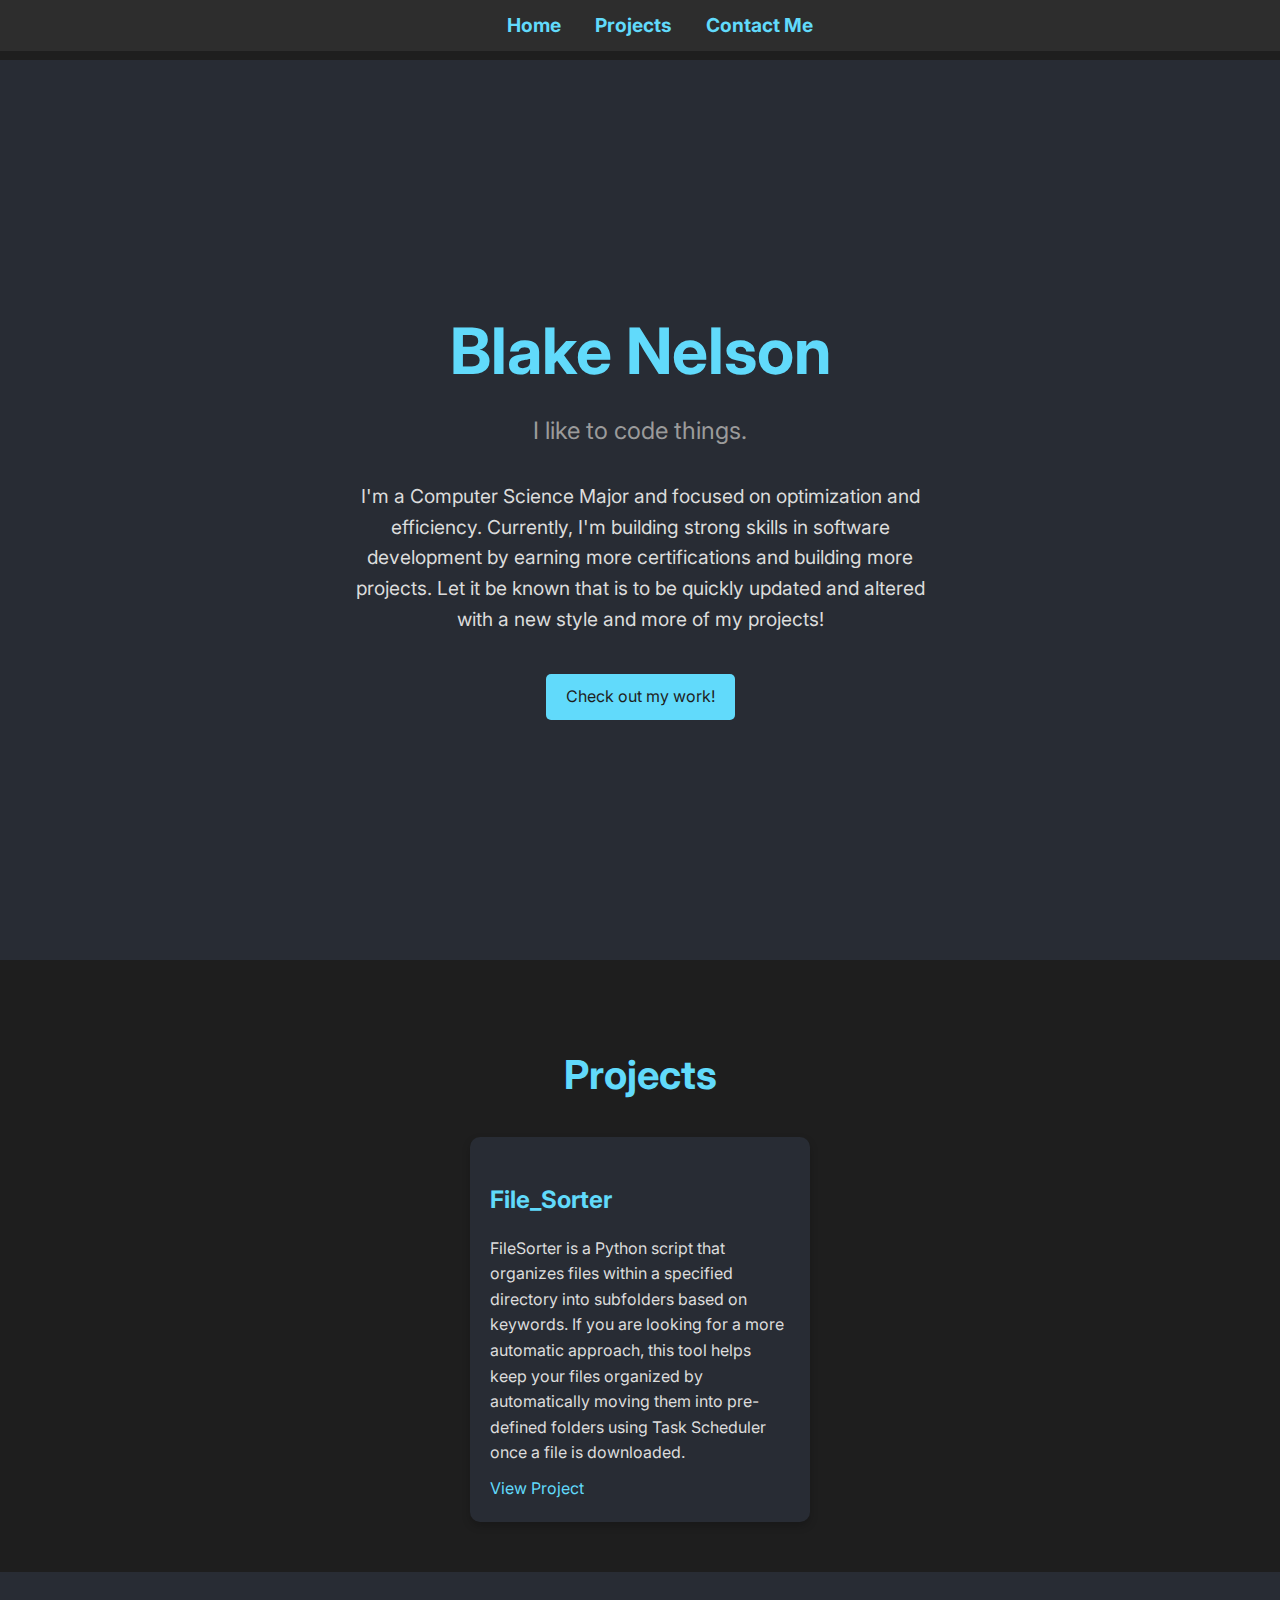
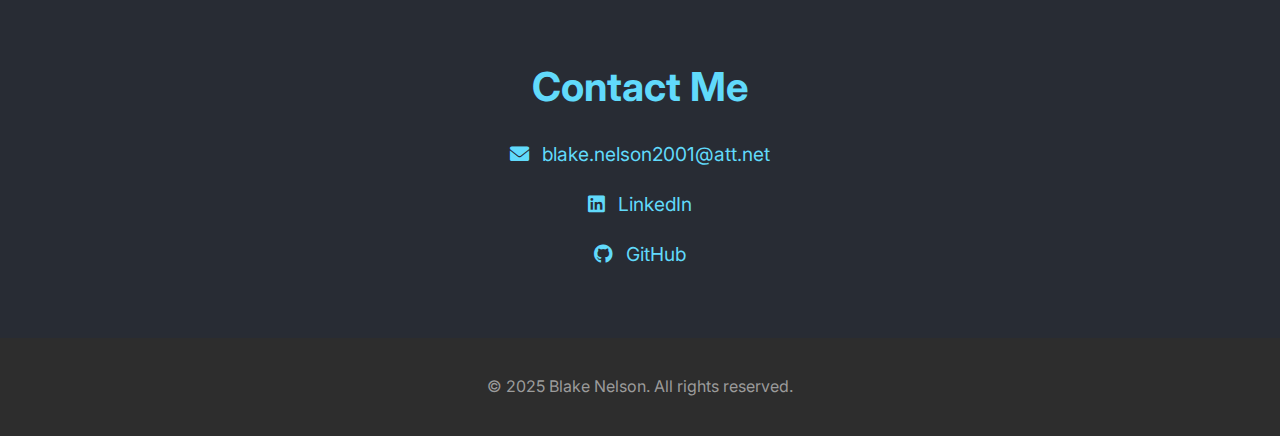
<file: index.html>
<!DOCTYPE html>
<html lang="en">
<head>
    <meta charset="UTF-8">
    <meta name="viewport" content="width=device-width, initial-scale=1.0">
    <title>Blake Nelson - Portfolio</title>
    <link rel="stylesheet" href="styles.css">
    <link rel="stylesheet" href="https://cdnjs.cloudflare.com/ajax/libs/font-awesome/6.0.0-beta3/css/all.min.css">
    <link href="https://fonts.googleapis.com/css2?family=Inter:wght@400;700&display=swap" rel="stylesheet">
</head>
<body>
    <!-- Navigation Bar -->
    <nav id="navbar">
        <a href="#hero">Home</a>
        <a href="#projects">Projects</a>
        <a href="#contact">Contact Me</a>
    </nav>

    <!-- Hero Section -->
    <section id="hero">
        <h1>Blake Nelson</h1>
        <p class="tagline">I like to code things.</p>
        <p class="intro">
            I'm a Computer Science Major and focused on optimization and efficiency. 
            Currently, I'm building strong skills in software development
            by earning more certifications and building more projects. Let it be known that is to be quickly updated and altered with a new style and more of my projects!
        </p>
        <a href="#projects" class="cta-button">Check out my work!</a>
    </section>

    <!-- Projects Section -->
    <section id="projects">
        <h2>Projects</h2>
        <div class="projects-container">
            <div class="project">
                <h3>File_Sorter</h3>
                <p>FileSorter is a Python script that organizes files within a specified directory into subfolders based on keywords. If you are looking for a more automatic approach, this tool helps keep your files organized by automatically moving them into pre-defined folders using Task Scheduler once a file is downloaded.</p>
                <a href="https://github.com/Blake-Nelson-Code/File_Sorter" target="_blank">View Project</a>
            </div>
            <!-- Add more project divs as needed -->
        </div>
    </section>
    
    <!-- Contact Section -->
    <section id="contact">
        <h2>Contact Me</h2>
        <p><a href="mailto:blake.nelson2001@att.net"><i class="fas fa-envelope"></i> blake.nelson2001@att.net</a></p>
        <p><a href="https://www.linkedin.com/in/blake-nelson-51142a203" target="_blank"><i class="fab fa-linkedin"></i> LinkedIn</a></p>
        <p><a href="https://github.com/Blake-Nelson-Code" target="_blank"><i class="fab fa-github"></i> GitHub</a></p>
    </section>

    <!-- Footer -->
    <footer>
        <p>&copy; 2025 Blake Nelson. All rights reserved.</p>
    </footer>

    <script>
        document.querySelectorAll('#navbar a').forEach(anchor => {
            anchor.addEventListener('click', function(e) {
                e.preventDefault();
                document.querySelector(this.getAttribute('href')).scrollIntoView({
                    behavior: 'smooth'
                });
            });
        });
    </script>
</body>
</html>
</file>
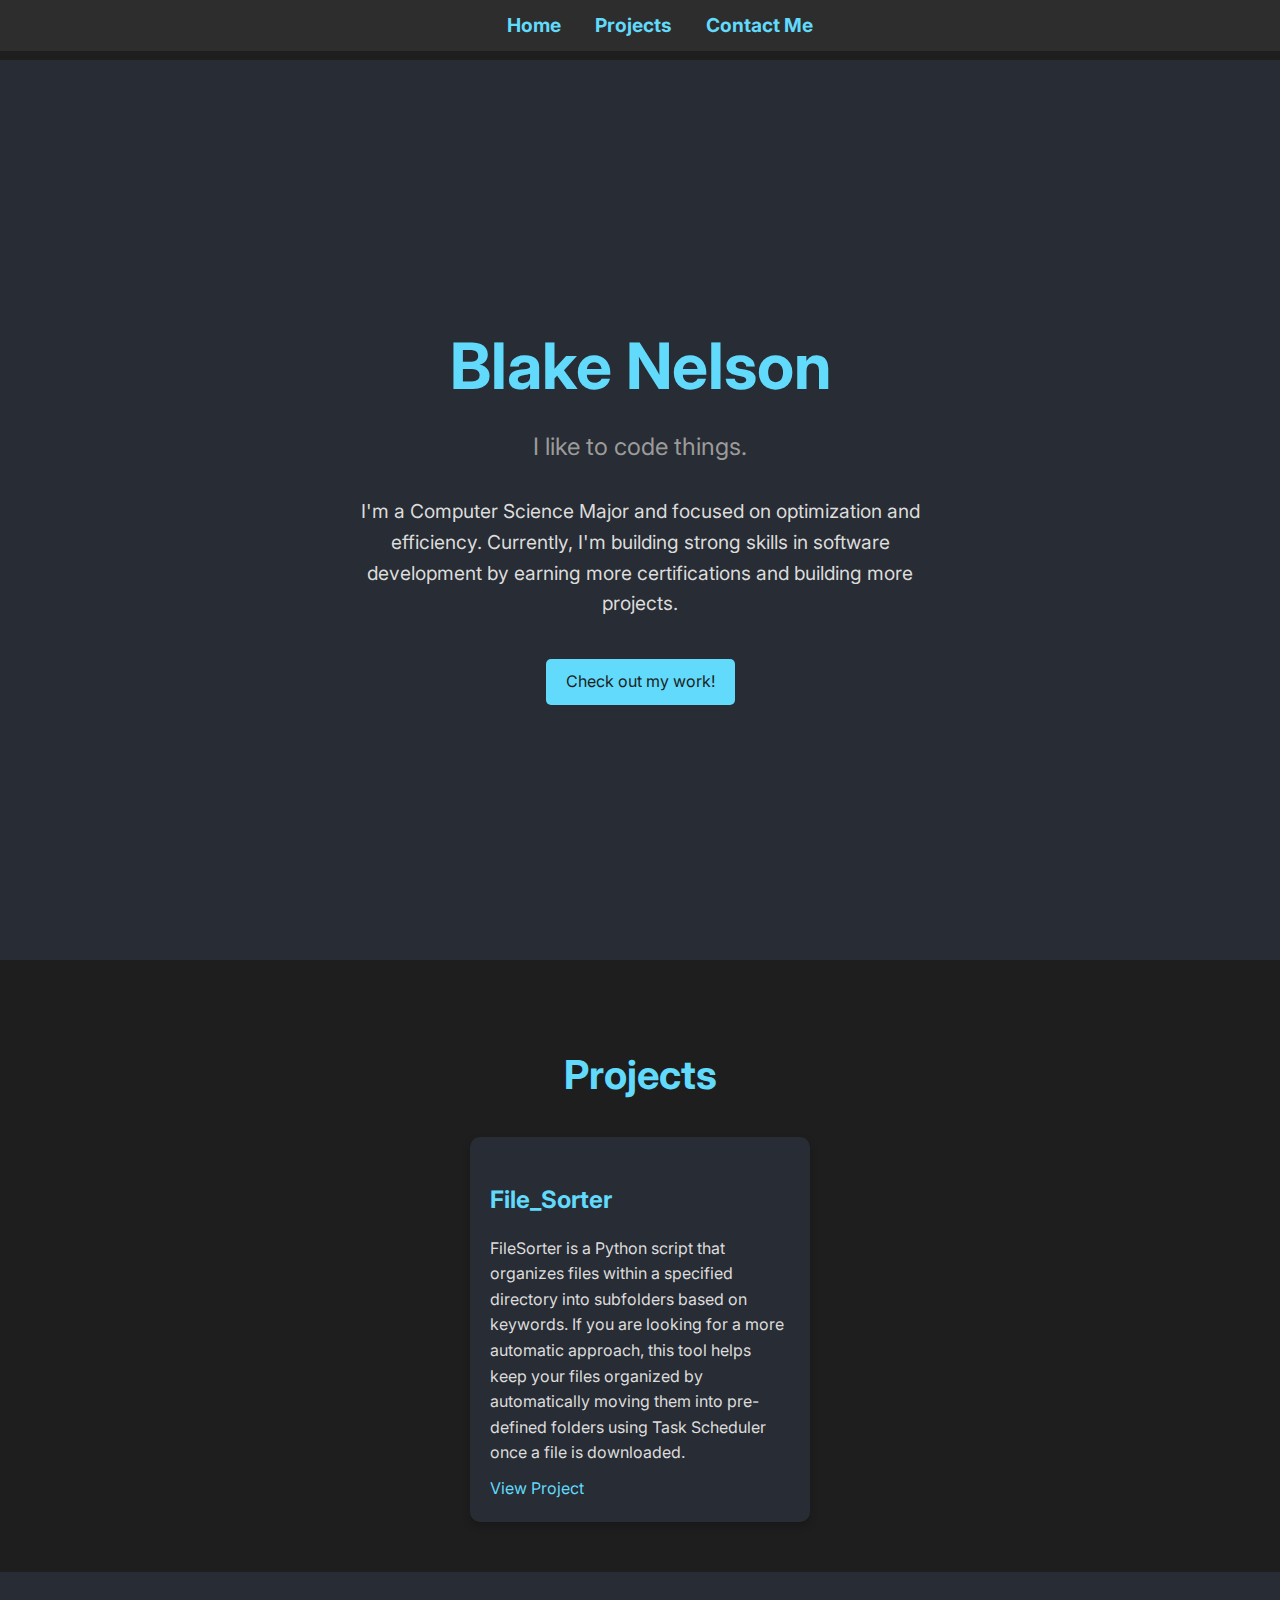
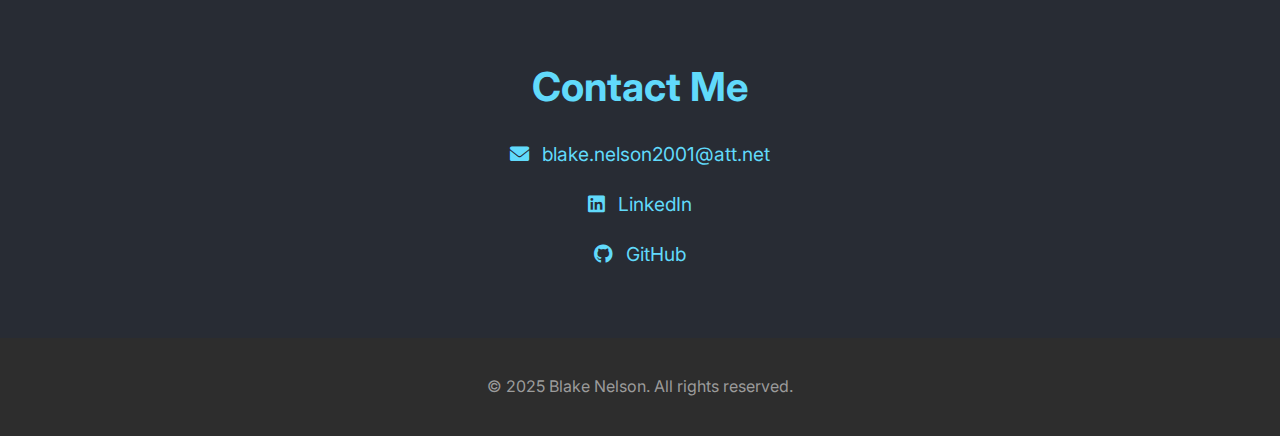
<file: Main.html>
<!DOCTYPE html>
<html lang="en">
<head>
    <meta charset="UTF-8">
    <meta name="viewport" content="width=device-width, initial-scale=1.0">
    <title>Your Name - Portfolio</title>
    <link rel="stylesheet" href="styles.css">
    <link rel="stylesheet" href="https://cdnjs.cloudflare.com/ajax/libs/font-awesome/6.0.0-beta3/css/all.min.css">
    <link href="https://fonts.googleapis.com/css2?family=Inter:wght@400;700&display=swap" rel="stylesheet">
</head>
<body>
    <!-- Navigation Bar -->
    <nav id="navbar">
        <a href="#hero">Home</a>
        <a href="#projects">Projects</a>
        <a href="#contact">Contact Me</a>
    </nav>

    <!-- Hero Section -->
    <section id="hero">
        <h1>Blake Nelson</h1>
        <p class="tagline">I like to code things.</p>
        <p class="intro">
            I'm a Computer Science Major and focused on optimization and efficiency. 
            Currently, I'm building strong skills in software development
            by earning more certifications and building more projects.
        </p>
        <a href="#projects" class="cta-button">Check out my work!</a>
    </section>

    <!-- Projects Section -->
    <section id="projects">
        <h2>Projects</h2>
        <div class="projects-container">
            <div class="project">
                <h3>File_Sorter</h3>
                <p>FileSorter is a Python script that organizes files within a specified directory into subfolders based on keywords. If you are looking for a more automatic approach, this tool helps keep your files organized by automatically moving them into pre-defined folders using Task Scheduler once a file is downloaded.</p>
                <a href="https://github.com/Blake-Nelson-Code/File_Sorter" target="_blank">View Project</a>
            </div>
            <!-- Add more project divs as needed -->
        </div>
    </section>
    
    <!-- Contact Section -->
    <section id="contact">
        <h2>Contact Me</h2>
        <p><a href="mailto:blake.nelson2001@att.net"><i class="fas fa-envelope"></i> blake.nelson2001@att.net</a></p>
        <p><a href="https://www.linkedin.com/in/blake-nelson-51142a203" target="_blank"><i class="fab fa-linkedin"></i> LinkedIn</a></p>
        <p><a href="https://github.com/Blake-Nelson-Code" target="_blank"><i class="fab fa-github"></i> GitHub</a></p>
    </section>

    <!-- Footer -->
    <footer>
        <p>&copy; 2025 Blake Nelson. All rights reserved.</p>
    </footer>

    <script>
        document.querySelectorAll('#navbar a').forEach(anchor => {
            anchor.addEventListener('click', function(e) {
                e.preventDefault();
                document.querySelector(this.getAttribute('href')).scrollIntoView({
                    behavior: 'smooth'
                });
            });
        });
    </script>
</body>
</html>
</file>
<file: styles.css>
/* General Styles */
html {
    scroll-behavior: smooth;
}

body {
    margin: 0;
    font-family: 'Inter', sans-serif;
    line-height: 1.6;
    color: #dcdcdc; /* Light gray text color */
    background-color: #1e1e1e; /* Dark background color */
}

/* Navigation Bar Styles */
#navbar {
    background-color: #2d2d2d; /* Darker background for navbar */
    padding: 10px 20px;
    text-align: center;
    position: fixed;
    width: 100%;
    top: 0;
    z-index: 1000;
}

#navbar a {
    color: #61dafb; /* Light blue color for links */
    margin: 0 15px;
    text-decoration: none;
    font-weight: bold;
    font-size: 1.2rem;
}

#navbar a:hover {
    color: #21a1f1; /* Slightly darker blue on hover */
}

/* Add padding to the top of the body to prevent content from being hidden behind the navbar */
body {
    padding-top: 60px; /* Adjust this value based on the height of your navbar */
}

/* Hero Section */
#hero {
    height: 100vh;
    display: flex;
    flex-direction: column;
    justify-content: center;
    align-items: center;
    text-align: center;
    padding: 0 20px;
    background-color: #282c34; /* Dark background for hero section */
}

#hero h1 {
    font-size: 4rem;
    margin: 0;
    color: #61dafb; /* Light blue color for heading */
}

#hero .tagline {
    font-size: 1.5rem;
    color: #9b9b9b; /* Light gray color for tagline */
    margin: 10px 0;
}

#hero .intro {
    font-size: 1.2rem;
    color: #dcdcdc; /* Light gray color for intro text */
    max-width: 600px;
    margin: 20px 0;
}

#hero .cta-button {
    display: inline-block;
    margin-top: 20px;
    padding: 10px 20px;
    background-color: #61dafb; /* Light blue background for button */
    color: #1e1e1e; /* Dark text color for button */
    text-decoration: none;
    font-size: 1rem;
    border-radius: 5px;
    transition: background-color 0.3s ease;
}

#hero .cta-button:hover {
    background-color: #21a1f1; /* Slightly darker blue on hover */
}

/* Projects Section */
#projects {
    padding: 50px 20px;
    background-color: #1e1e1e; /* Dark background for projects section */
    text-align: center;
}

#projects h2 {
    font-size: 2.5rem;
    color: #61dafb; /* Light blue color for heading */
    margin-bottom: 30px;
}

.projects-container {
    display: flex;
    flex-wrap: wrap;
    justify-content: center;
    gap: 20px;
}

.project {
    background-color: #282c34; /* Dark background for project cards */
    padding: 20px;
    border-radius: 10px;
    width: 300px;
    box-shadow: 0 4px 8px rgba(0, 0, 0, 0.2);
    text-align: left;
}

.project h3 {
    font-size: 1.5rem;
    color: #61dafb; /* Light blue color for project titles */
    margin-bottom: 10px;
}

.project p {
    font-size: 1rem;
    color: #dcdcdc; /* Light gray color for project descriptions */
    margin-bottom: 10px;
}

.project a {
    color: #61dafb; /* Light blue color for project links */
    text-decoration: none;
}

.project a:hover {
    color: #21a1f1; /* Slightly darker blue on hover */
}

/* Contact Section */
#contact {
    padding: 50px 20px;
    background-color: #282c34; /* Dark background for contact section */
    text-align: center;
}

#contact h2 {
    font-size: 2.5rem;
    color: #61dafb; /* Light blue color for heading */
    margin-bottom: 20px;
}

#contact p {
    font-size: 1.2rem;
    color: #dcdcdc; /* Light gray color for text */
}

#contact a {
    color: #61dafb; /* Light blue color for links */
    text-decoration: none;
}

#contact a:hover {
    color: #21a1f1; /* Slightly darker blue on hover */
}

#contact i {
    margin-right: 8px; /* Add some space between the icon and the text */
}

/* Footer */
footer {
    text-align: center;
    padding: 20px;
    background-color: #2d2d2d; /* Darker background for footer */
    color: #9b9b9b; /* Light gray color for footer text */
}

@media (max-width: 768px) {
    #hero h1 {
        font-size: 3rem;
    }

    #hero .tagline {
        font-size: 1.2rem;
    }

    #hero .intro {
        font-size: 1rem;
    }

    #projects h2 {
        font-size: 2rem;
    }

    #contact h2 {
        font-size: 2rem;
    }
}
</file>
